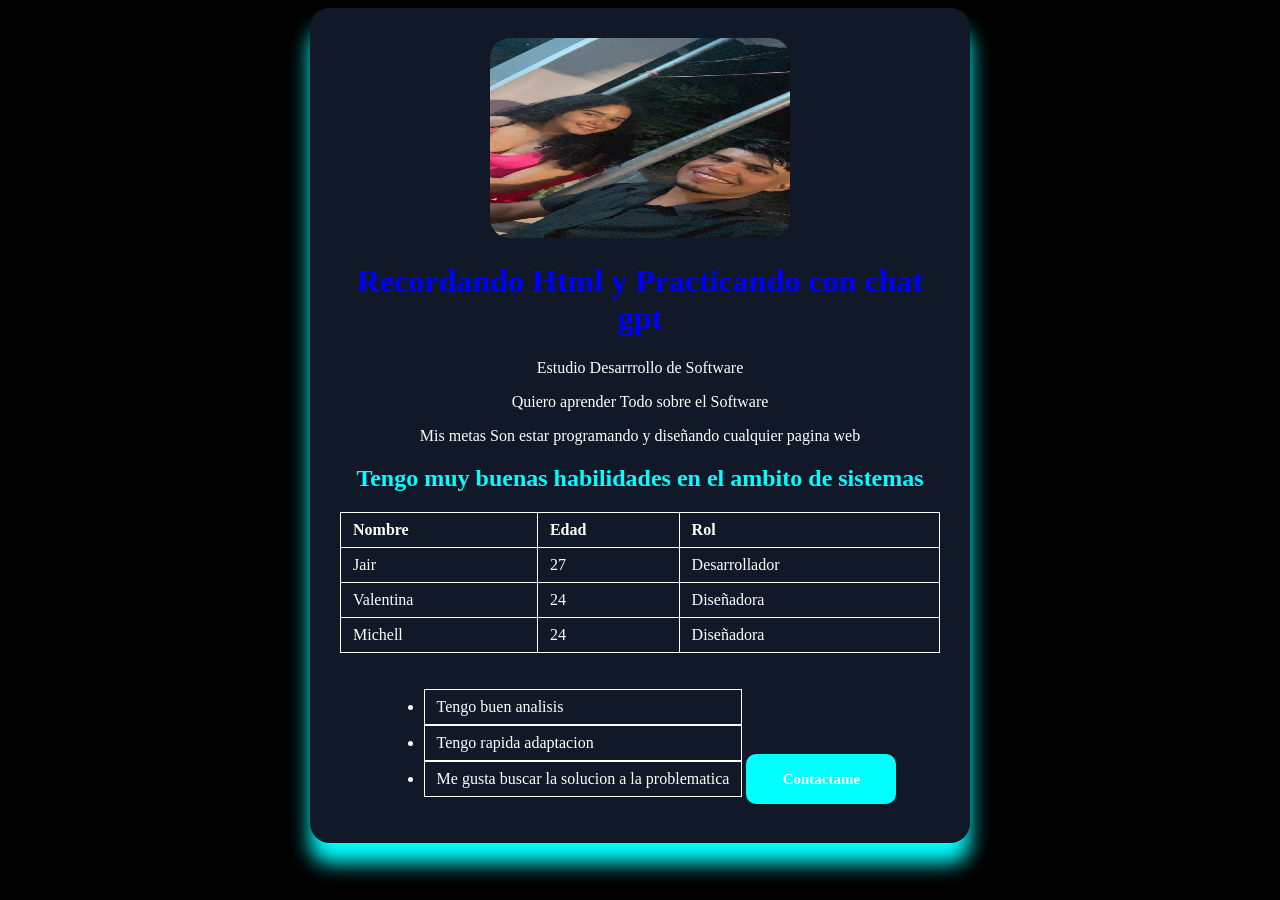
<file: Index.html>
<!DOCTYPE html>
    <html>
    <head>
    <meta charset="UTF-8">

        <title>Recordando Html</title>
        <style> 
            body{
                display:flex;
                justify-content: center;
                align-items: center;
                flex-direction: column; 
                background-color: black;
                color: white;
                font-family:Georgia, 'Times New Roman', Times, serif;
            }
            button{
                    background-color: aqua;
                    color: white;
                    padding: 10px;
                    font-size: 15px;
                    font-family: Georgia, 'Times New Roman', Times, serif;
                    font-weight: bold;
                    width: 150px;
                    height: 50px;
                    border: none;
                    border-radius: 10px;
                    transition: 0.5s;

                }   
                button:hover{
                    background-color: black;
                    color: aqua;
                    cursor: pointer;
                    transform: scale(1.03);
                }
                .tarjeta{
                transition: 0.5s;
                background-color: #111827;
                padding: 30px;
                border-radius: 20px;
                width: 600px;
                box-shadow: 0 20px 20px aqua;
                text-align: center;
                }
                .tarjeta:hover{

        transform: none;

    }
                ul{
                display: inline-block;
                text-align: left;
            }
            table{
                width: 100%;
                border-collapse: collapse;
                margin: 20px 0;
                color: white;
            }
            th, td{
                border: 1px solid white;
                padding: 8px 12px;
                text-align: left;
            }
            li{
                border: 1px solid white;
                padding: 8px 12px;
                text-align: left;
            }
        </style>
    </head>
    <body>
        <div class="tarjeta">
            <img src="fondo.jpg" alt="Imagen de fondo" style="width: 300px; height: 200px; border-radius: 20px;">
        <h1 style="color: blue;">Recordando Html y Practicando con chat gpt </h1>
        <p> Estudio Desarrrollo de Software</p>
        <p>Quiero aprender Todo sobre el Software</p>
        <p> Mis metas Son estar programando y diseñando cualquier pagina web</p>
        <h2 style="color: aqua;"> Tengo muy buenas habilidades en el ambito de sistemas</h2>
        <table>

    <tr>
        <th>Nombre</th>
        <th>Edad</th>
        <th>Rol</th>
    </tr>

    <tr>
        <td>Jair</td>
        <td>27</td>
        <td>Desarrollador</td>
    </tr>

    <tr>
        <td>Valentina</td>
        <td>24</td>
        <td>Diseñadora</td>
    </tr>
    <tr>
        <td>Michell</td>
        <td>24</td>
        <td>Diseñadora</td>
    </tr>

</table>
        <ul>
            <li> Tengo buen analisis</li>
            <li> Tengo rapida adaptacion</li>
            <li> Me gusta buscar la solucion a la problematica</li>
        </ul>
        <button> Contactame</button>
    
    </div>
    </body>
    </html>
</file>
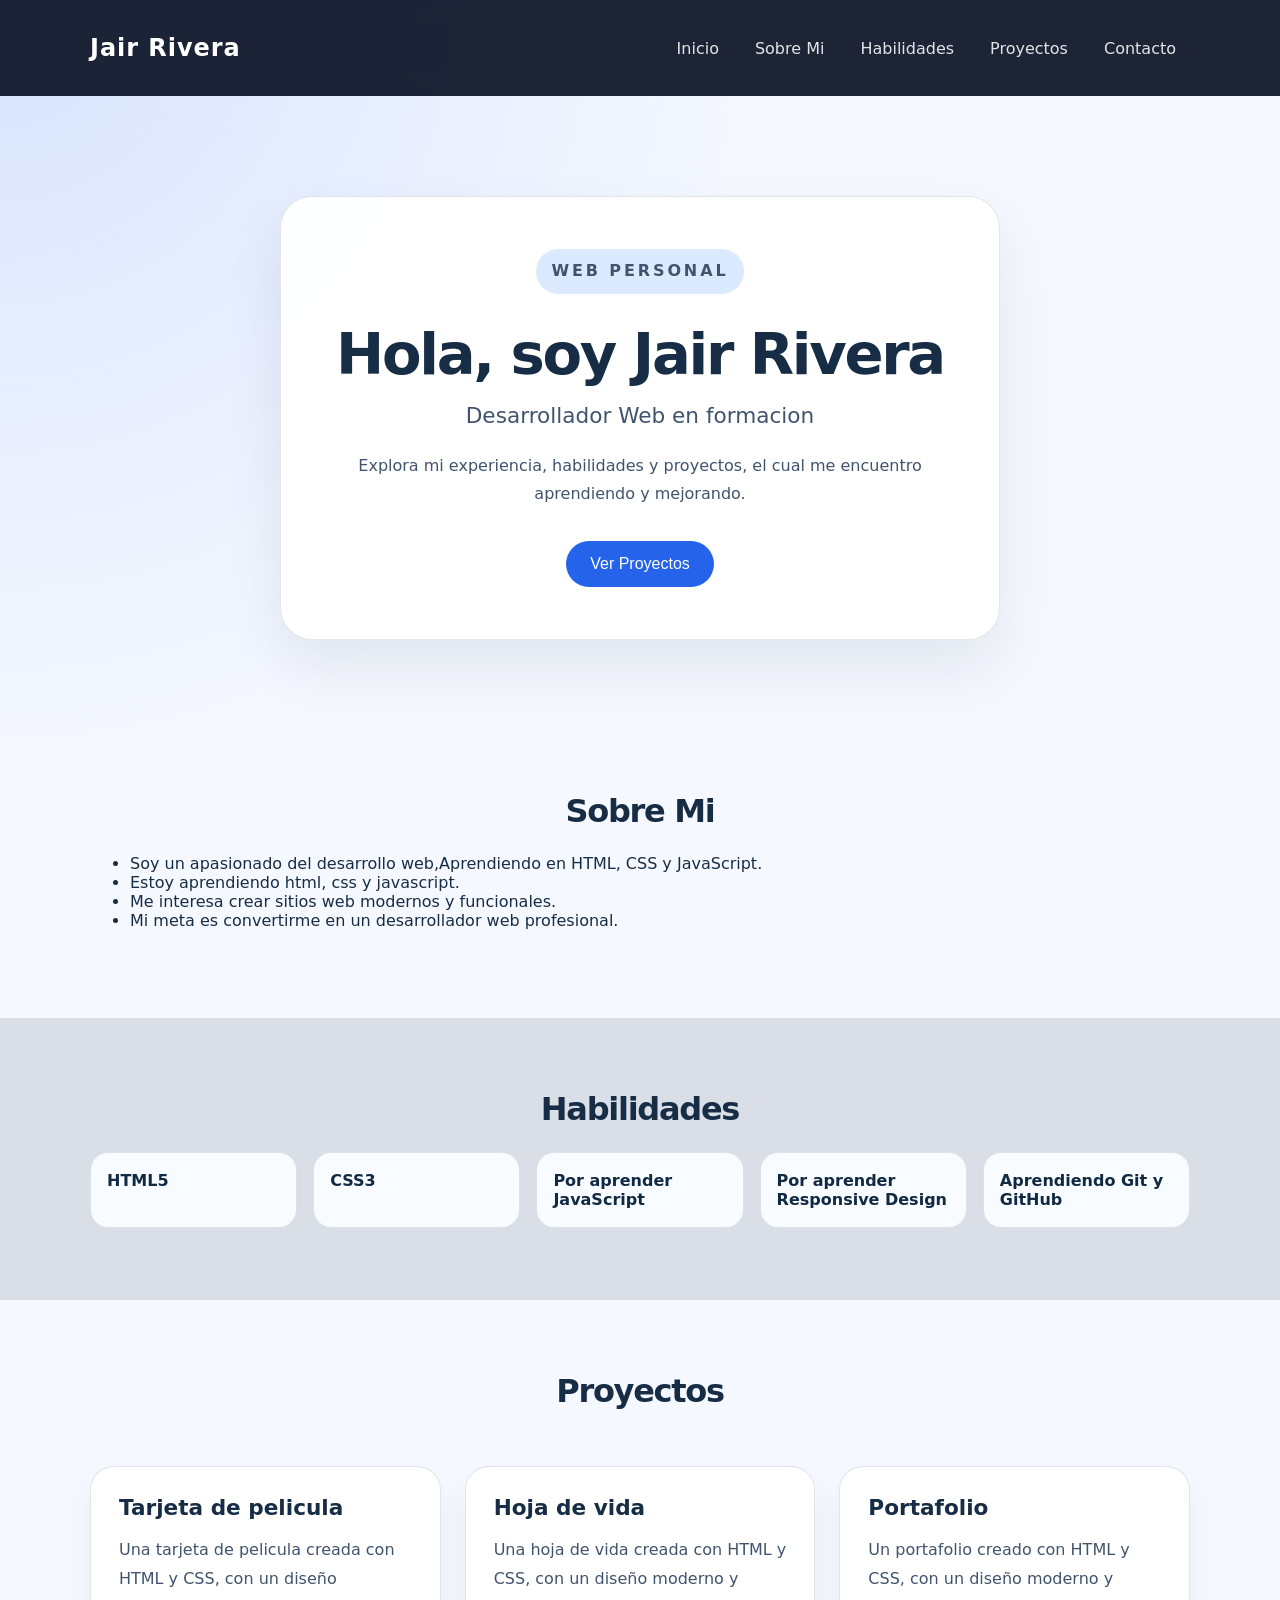
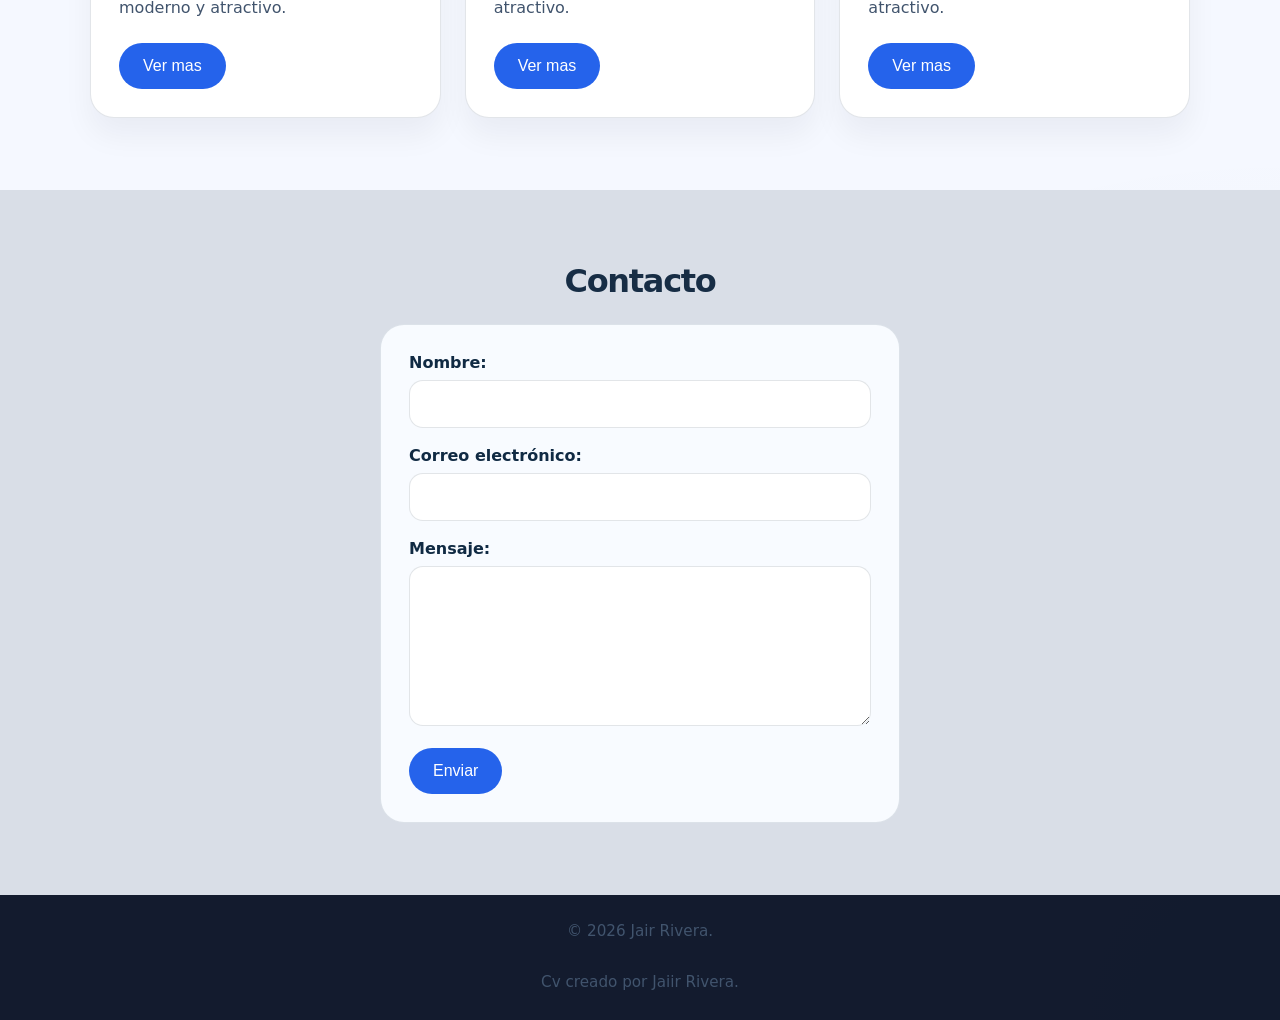
<file: Mi primera pagina web/index.html>
<!DOCTYPE html>
<html lang="ES">
<head>
    <meta charset="UTF-8">
    <meta name="viewport" content="width=device-width, initial-scale=1.0">
    <title>Cv WEB JAIR RIVERA</title>
    <link rel="stylesheet" href="style.css">
</head>
<body>
    <!-- Header -->
    <header class="site-header">
        <div class="container header-content">
        <h1 class="logo">Jair Rivera</h1>
        <nav class="navbar">
            
                <a href="#Inicio">Inicio</a>
                <a href="#Sobre mi">Sobre Mi</a>
                <a href="#habilidades">Habilidades</a>
                <a href="#proyectos">Proyectos</a>
                <a href="#contacto">Contacto</a>
        </nav>
        </div>
    </header>
<main>
    <!-- Hero -->
    <section id="Inicio" class="hero">
        <div class="hero-content  ">
            <p class="tag">Web Personal</p>
            <h2>Hola, soy Jair Rivera</h2>
            <h3>Desarrollador Web en formacion</h3>
            <p>Explora mi experiencia, habilidades y proyectos, el cual me encuentro 
                aprendiendo y mejorando.</p>
            <a href="#proyectos"> 
                <button class="button">Ver Proyectos</button>
            </a>
            
        </div>
    </section>
    </main>

<!-- Sobre mi -->
    <section id="Sobre mi" class="sobremi">
        <div class="container">
            <h2>Sobre Mi</h2>
            <ul>
            <li>Soy un apasionado del desarrollo web,Aprendiendo en HTML, CSS y JavaScript.</li>
            <li>Estoy aprendiendo html, css y javascript.</li>
            <li>Me interesa crear sitios web modernos y funcionales.</li>
            <li>Mi meta es convertirme en un desarrollador web profesional.</li>
            </ul>
        </div>
    </section>

    <!-- Habilidades -->
    <section id="habilidades" class="habilidades">
        <div class="container">
            <h2>Habilidades</h2>
            <ul>
                <li>HTML5</li>
                <li>CSS3</li>
                <li> Por aprender JavaScript</li>
                <li>Por aprender Responsive Design</li>
                <li> Aprendiendo Git y GitHub</li>
            </ul>
        </div>
    </section>

    <!-- Proyectos -->
    <section id="proyectos" class="proyectos">
        <div class="container">
            <h2>Proyectos</h2>

            <div class="projects-grid">
                <!-- Primer proyecto -->
                <div class="project-item">
                    <article class="project-card">
                        <h3>Tarjeta de pelicula</h3>
                        <p>Una tarjeta de pelicula creada con HTML y CSS, con un diseño moderno y atractivo.</p>
                        <button class="btn-card">Ver mas</button>
                    </article>
                </div>

                <!-- segundo proyecto -->
                <div class="project-item">
                    <article class="project-card">
                        <h3>Hoja de vida</h3>
                        <p>Una hoja de vida creada con HTML y CSS, con un diseño moderno y atractivo.</p>
                        <button class="btn-card">Ver mas</button>
                    </article>
                </div>

                <!-- tercer proyecto -->
                <div class="project-item">
                    <article class="project-card">
                        <h3>Portafolio</h3>
                        <p>Un portafolio creado con HTML y CSS, con un diseño moderno y atractivo.</p>
                        <button class="btn-card">Ver mas</button>
                    </article>
                </div>
            </div>
        </div>

    </section>
    <section id="contacto" class="contact">
        <div class="container">
            <h2>Contacto</h2>
            <form action="">
                <label for="name">Nombre:</label>
                <input type="text" id="name" name="name" required>
                <label for="email">Correo electrónico:</label>
                <input type="email" id="email" name="email" required>
                <label for="message">Mensaje:</label>
                <textarea id="message" name="message" rows="5" required></textarea>
                <button type="submit" class="button-form">Enviar</button>
                </form>
        </div>
    </section>
    <!-- Footer -->
    <section class="footer">
        <div class="container">
            <p>&copy; 2026 Jair Rivera.<br><br> Cv creado por Jaiir Rivera.</p>
            
        </div>
    </section>
</body>
</html>
</file>
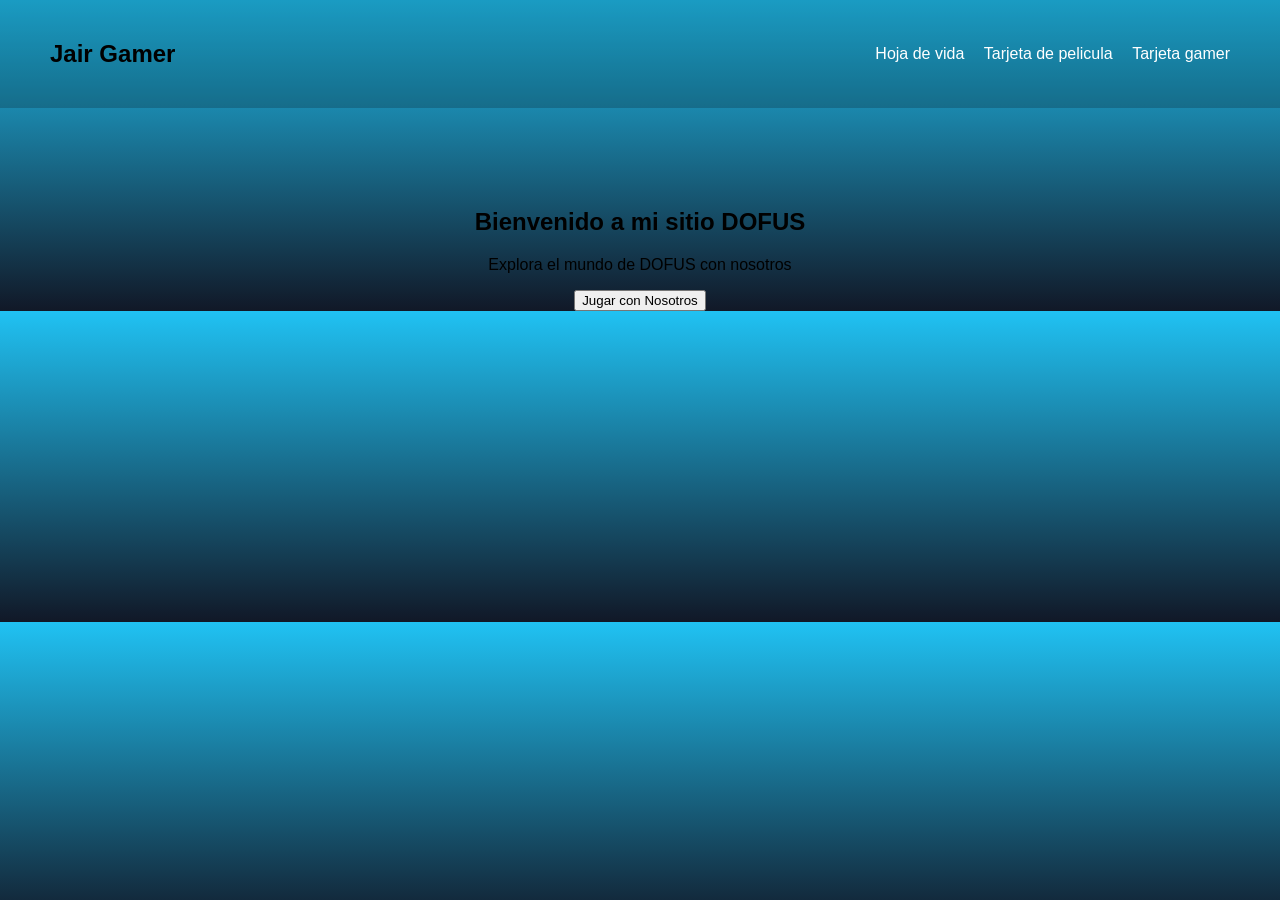
<file: Ejercicio1.html>
<!DOCTYPE html>
<html lang="en">
<head>
    <meta charset="UTF-8">
    <meta name="viewport" content="width=device-width, initial-scale=1.0">
    <title>Practicando</title>
    <style>
        body{
    font-family: Arial, sans-serif;
    text-align: center;
    background: linear-gradient(to bottom, #20c2f3, #111827);
    margin: 0;
    }
    nav{
    display:flex;
    justify-content:space-between;
    align-items:center;
    padding: 20px 50px;
    background-color: rgba(0,0,0,0.2);
    }
    a{ 
    color: white; 
    text-decoration: none;
    margin-left: 15px;
    }
    .hero{
        text-align: center;
        margin-top: 100px;
    }
    </style>
</head>
<body>
    <nav>
        <h2>Jair Gamer</h2>
        <div>
            <a href="hojadevida.html">Hoja de vida</a>
            <a href="tarjetapel.html">Tarjeta de pelicula</a>
            <a href="tarjetagamer.html">Tarjeta gamer</a>
        </div>
    </nav>
    <section class="hero">
        <h1>Bienvenido a mi sitio DOFUS</h1>
        <p>Explora el mundo de DOFUS con nosotros</p>
        <button>Jugar con Nosotros</button>
    </section>
    
</body>
</html>
</file>
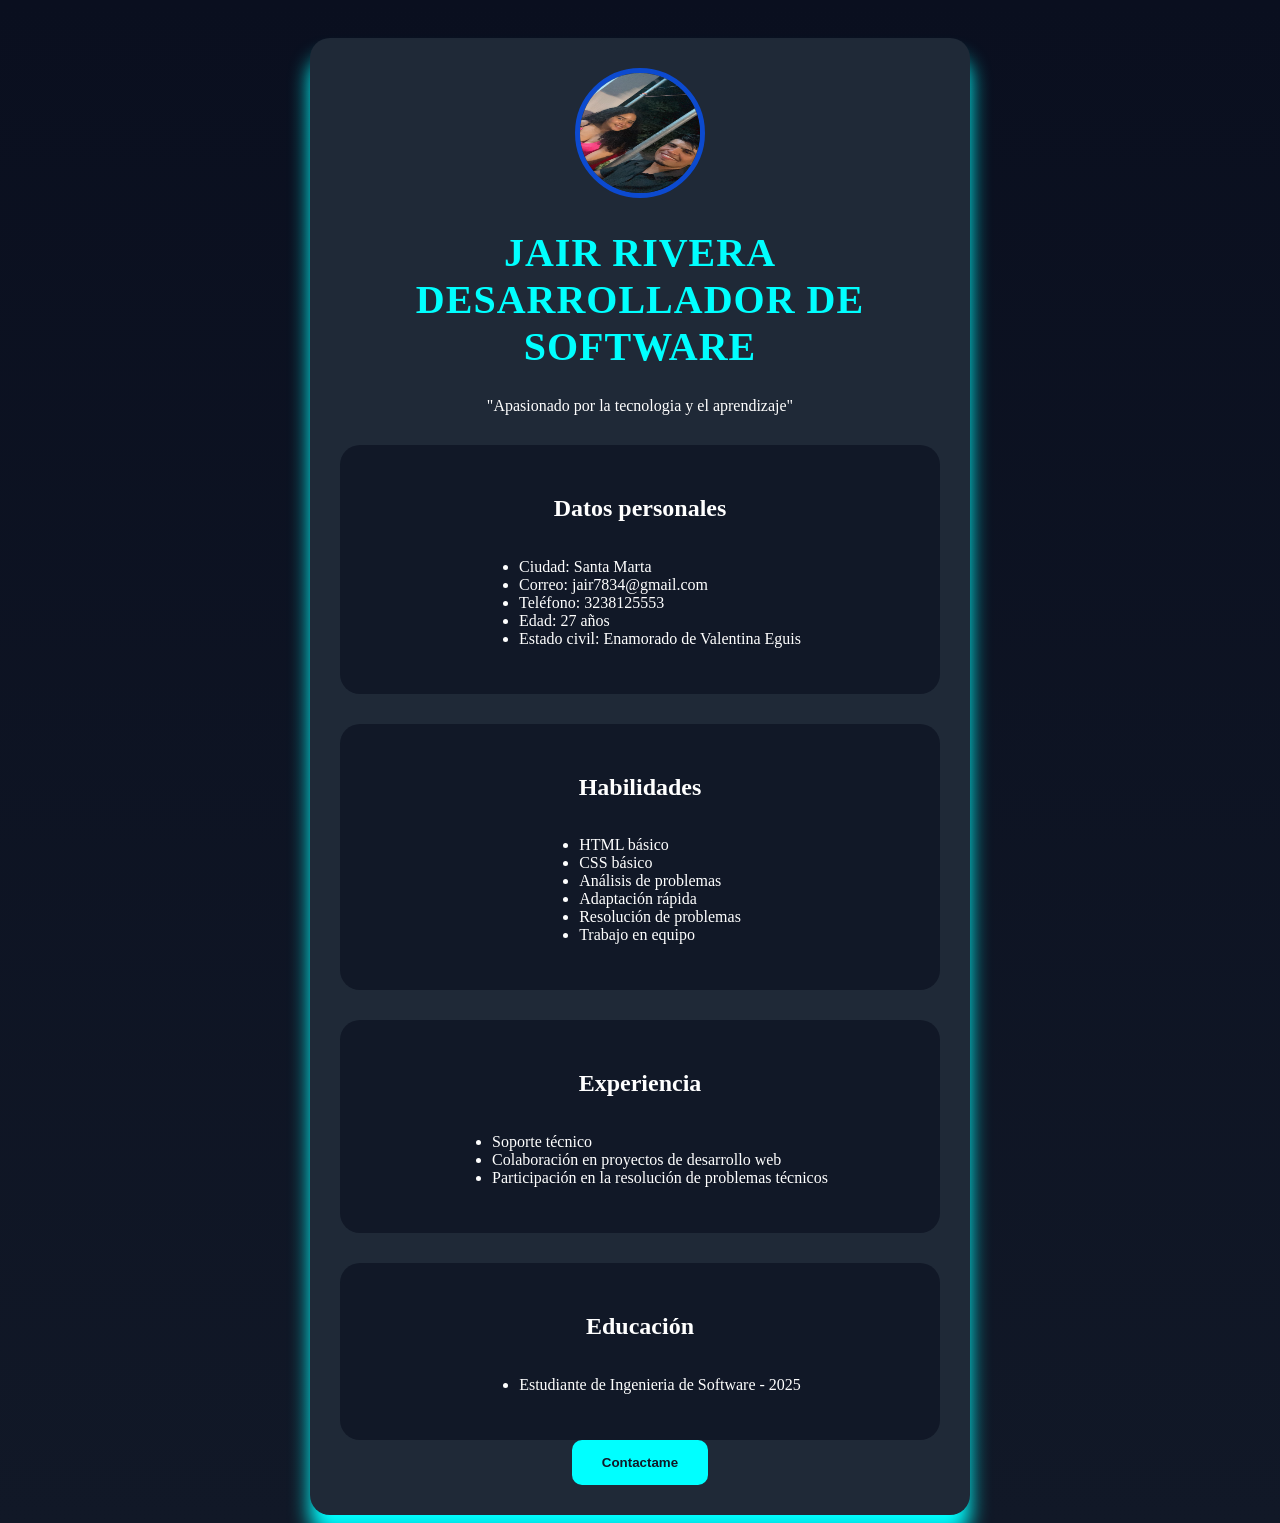
<file: hojadevida.html>
<!DOCTYPE html>
<html lang="en">
<head>
    <meta charset="UTF-8">
    <meta name="viewport" content="width=device-width, initial-scale=1.0">
    <title>Hoja de vida Jair</title>
<style>
    body{
        display:flex;
        justify-content: center;
        align-items: center;
        flex-direction: column; 
        background: linear-gradient(to bottom, #0A0F1F, #111827);
        color: white;
        font-family:Georgia, 'Times New Roman', Times, serif;
    }   
    p{
    margin-top: 20px;
}
h1{

    color: aqua;
    font-size: 40px;
    letter-spacing: 1px;
    text-transform: uppercase;
}
h2{
    margin-top: 20px;
}
.seccion{
    background-color: #111827;
    padding: 30px;
    border-radius: 20px;
    margin-top: 30px;
    transition: 0.3s;
}
    .tarjeta{
        transition: 0.5s;
        background-color: #1f2937;
        padding: 30px;
        border-radius: 20px;
        width: 600px;
        box-shadow: 0 20px 20px aqua;
        text-align: center;
        margin-top: 30px;
    }
    img{
    width: 120px;
    height: 120px;
    border-radius: 50%;
    border: 5px solid #0c4acf;
}
ul{
    display: inline-block;
    text-align: left;
}
.seccion:hover{
    transform: scale(1.05);
    box-shadow: 0 20px 20px aqua;
    cursor: pointer;
}
button{
    background-color: aqua;
    color: #111827;
    padding: 15px 30px;
    border: none;
    border-radius: 10px;
    font-weight: bold;
    cursor: pointer;
    transition: 0.3s;
}

button:hover{
    background-color: white;
    transform: scale(1.05);
}
</style>

</head>
<body>
    <div class="tarjeta">  
    <img src="fondo.jpg" alt="foto de perfil">

    <h1>Jair Rivera
    Desarrollador de Software
    </h1>
    <p> "Apasionado por la tecnologia y el aprendizaje" </p> 
    <div class="seccion">
<h2>Datos personales</h2>   
    <ul>
        <li>Ciudad: Santa Marta</li>
        <li>Correo: jair7834@gmail.com</li>
        <li>Teléfono: 3238125553</li>
        <li>Edad: 27 años</li>
        <li>Estado civil: Enamorado de Valentina Eguis</li>
    </ul>
</div>
<div class="seccion">
    <h2>Habilidades</h2>
    <ul>
        <li>HTML básico</li>
        <li>CSS básico</li>
        <li>Análisis de problemas</li>
        <li>Adaptación rápida</li>
        <li>Resolución de problemas</li>
        <li>Trabajo en equipo</li>
    </ul>
</div>
    <div class="seccion">
     <h2>Experiencia</h2>
    <ul>
        <li>Soporte técnico</li>
        <li>Colaboración en proyectos de desarrollo web</li>
        <li>Participación en la resolución de problemas técnicos</li>
    </ul>   
    </div>
    <div class="seccion">
    <h2>Educación</h2>
    <ul>
        <li>Estudiante de Ingenieria de Software - 2025</li>
    </ul>
    </div>
    
    <a href="https://www.facebook.com/Jaiir.Rivera/" target="_blank">
        <button>Contactame</button>
    </a>
 </div>
    
</body>
</html>
</file>
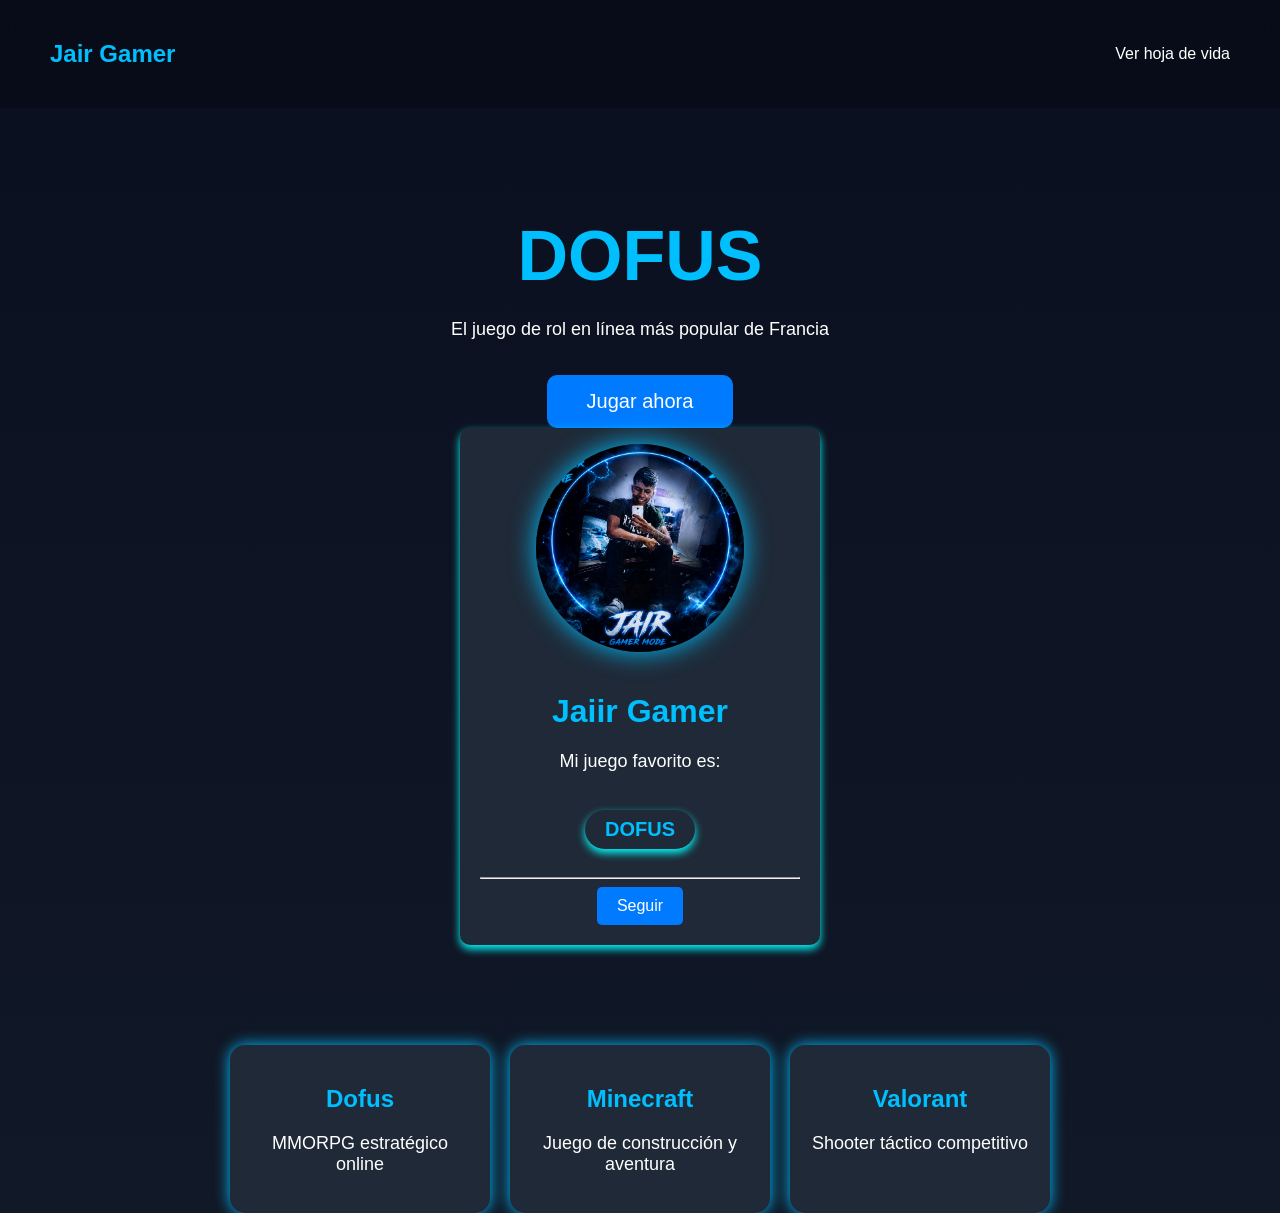
<file: tarjetagamer.html>
<!DOCTYPE html>
<html lang="en">
<head>
    <meta charset="UTF-8">
    <meta name="viewport" content="width=device-width, initial-scale=1.0">
    <title>Tarjeta Gamer</title>
    <style>
        body{
    font-family: Arial, sans-serif;
    text-align: center;
    background: linear-gradient(to bottom, #0A0F1F, #111827);
    margin: 0;
    color: white;
}

.contenedor{
    display: flex;
    justify-content: space-around;
    align-items: center;
    padding: 50px;
}
        nav{
    display:flex;
    justify-content: space-between;
    align-items:center;
    padding: 20px 50px;
    background-color: rgba(0,0,0,0.2);
    backdrop-filter: blur(10px);
}   
nav a{

    color: white;
    text-decoration: none;
    margin-left: 20px;

}
.btn-principal{

    padding: 15px 40px;
    font-size: 20px;
    border-radius: 10px;

}
        img {
            border-radius: 50%;
            margin-bottom: 20px;
            transform: scale(1.04);
            box-shadow: 0 0 25px #00BFFF;
        }
        h1 {
            color: #00BFFF;
        }
        nav h2 {
            color: #00BFFF;
            }
            a {
                color: #00BFFF; 
                }
        p {
            color: white;
            font-size: 18px;
        }
        .hero{
    max-width: 500px;
}
.hero h1{

    font-size: 70px;
    margin-bottom: 10px;

}
.hero p{

    line-height: 1.7;
    margin-bottom: 30px;

}
        .juego {
            color: #00BFFF;
            font-size: 20px;
            box-shadow: 0 4px 8px aqua;
            font-weight: bold;
            border-radius: 50px;
            transition: 0.3s;
            padding: 8px 20px;
            display: inline-block;
        }
        button {
            background-color: #007BFF;
            color: white;
            border: none;
            padding: 10px 20px;
            font-size: 16px;
            cursor: pointer;
            border-radius: 5px;
            transition: 0.3s;
        }
        button:hover {
            background-color: #0056b3;
            transform: scale(1.08);
        }
        .tarjeta {
            background-color: #1f2937;;
            padding: 20px;
            border-radius: 10px;
            box-shadow: 0 4px 8px aqua;
            display: inline-block;
            transition: 0.3s;
            width: 320px;
            
        }
        .tarjeta:hover {
            transform: translateY(-10px);
            box-shadow: 0 8px 16px aqua;
        }
        @media (max-width: 768px){

}
.contenedor{

    flex-direction: column;

}
.games{

    display: flex;
    justify-content: center;
    gap: 20px;
    margin-top: 50px;
    flex-wrap: wrap;

}

.game-card{

    background-color: #1f2937;
    padding: 20px;
    width: 220px;
    border-radius: 15px;
    box-shadow: 0 0 15px #00BFFF;
    transition: 0.3s;

}

.game-card:hover{

    transform: translateY(-10px);

}

.game-card h2{

    color: #00BFFF;

} 
@media(max-width: 768px){

    .contenedor{

        flex-direction: column;
        gap: 40px;

    }

    .games{

        flex-direction: column;
        align-items: center;

    }

    .hero h1{

        font-size: 50px;

    }

}
    </style>
</head>
<body>

    <nav>
        <h2>Jair Gamer</h2>
        <a href="hojadevida.html" target="_blank">Ver hoja de vida</a>
    </nav>

    <div class="contenedor">

    <section class="hero">
        <h1>DOFUS</h1>
        <p>El juego de rol en línea más popular de Francia</p>
        <button class="btn-principal">Jugar ahora</button>
    </section>

    <div class="tarjeta">
        <img src="jair.png" alt="Foto de perfil de Jair" width="200">
        <h1>Jaiir Gamer</h1>
        <p>Mi juego favorito es:</p>
        <p class="juego">DOFUS</p>
        <hr>
        <button>Seguir</button>
    </div>

</div>

<section class="games">
    <div class="game-card">
        <h2>Dofus</h2>
        <p>MMORPG estratégico online</p>
    </div>

    <div class="game-card">
        <h2>Minecraft</h2>
        <p>Juego de construcción y aventura</p>
    </div>

    <div class="game-card">
        <h2>Valorant</h2>
        <p>Shooter táctico competitivo</p>
    </div>
</section>

    </div>

</body>
</html>
</file>
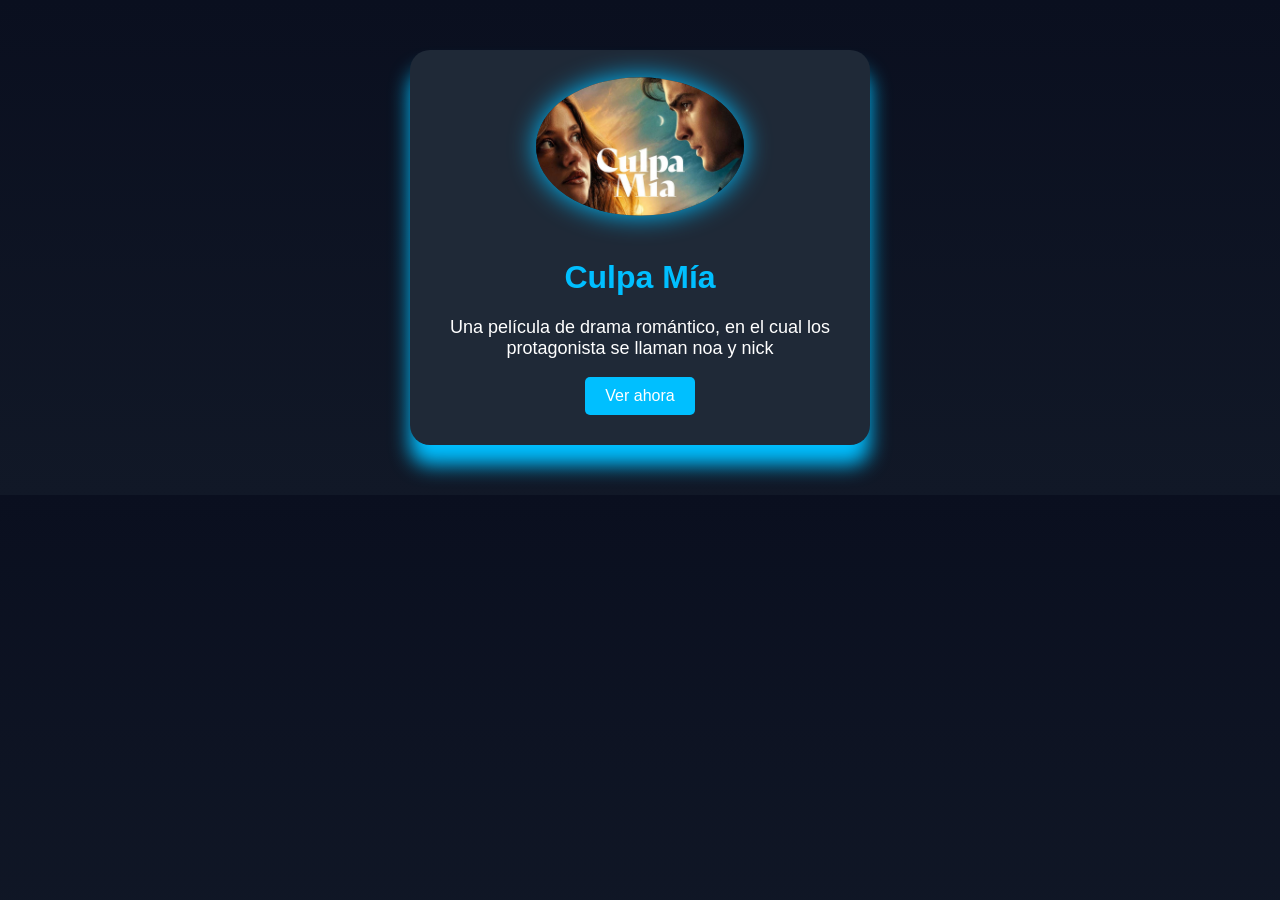
<file: tarjetapel.html>
<!DOCTYPE html>
<html lang="en">
<head>
    <meta charset="UTF-8">
    <meta name="viewport" content="width=device-width, initial-scale=1.0">
    <title>Tarjeta de pelicula</title>
    <style>
        body{
    font-family: Arial, sans-serif;
    text-align: center;
    background: linear-gradient(to bottom, #0A0F1F, #111827);
    margin: 0;
        }
        h1{
            color: #00BFFF;
        }
        img {
            border-radius: 50%;
            margin-bottom: 20px;
            transform: scale(1.04);
            box-shadow: 0 0 25px #00BFFF;
            width: 200px;
        }
        p {
            color: white;
            font-size: 18px;
        }
        .tarjeta {
            background-color: #1f2937;
            padding: 30px;
            border-radius: 20px;
            width: 400px;
            margin: 50px auto;
            box-shadow: 0 20px 20px #00BFFF;
            transition: 0.3s;
        }
        .tarjeta:hover {
            transform: translateY(-10px);
            box-shadow: 0 8px 16px #00BFFF;
        }
        button {
            padding: 10px 20px;
            font-size: 16px;
            color: white;
            background-color: #00BFFF;
            border: none;
            border-radius: 5px;
            cursor: pointer;
            transition: 0.3s;
        }
        button:hover {
            background-color: #00A0E0;
            transform: scale(1.03);
        }
    </style>
</head>
<body>
    <div class="tarjeta">
        <img src="culpamia.jpg" alt="foto de perfil">
        <h1>Culpa Mía</h1>
        <p>Una película de drama romántico, en el cual los protagonista se llaman noa y nick</p>
        
        <a href="https://www.primevideo.com/-/es/detail/0S0OIMOTSETYIWA2EVTWWH7JR9" target="_blank">
            <button>Ver ahora</button>
        </a>
    </div>
</body>
</html>
</file>
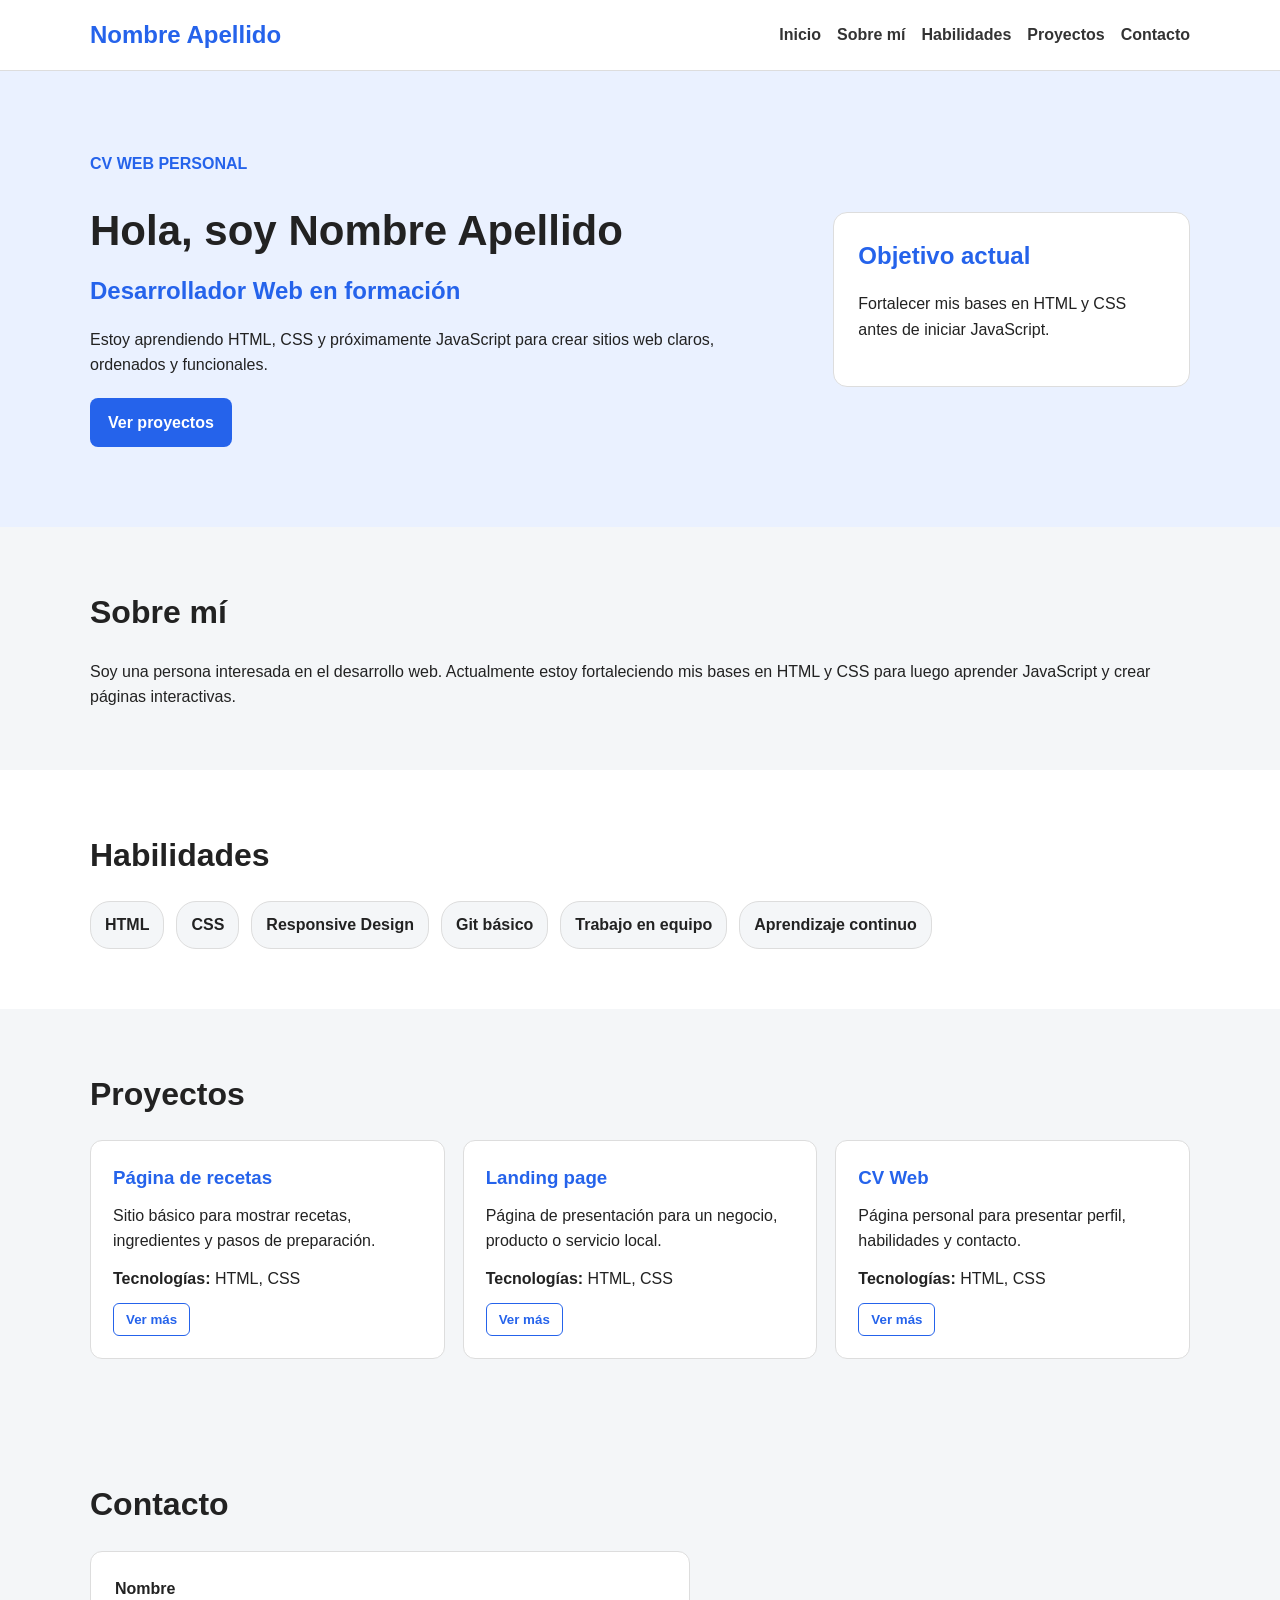
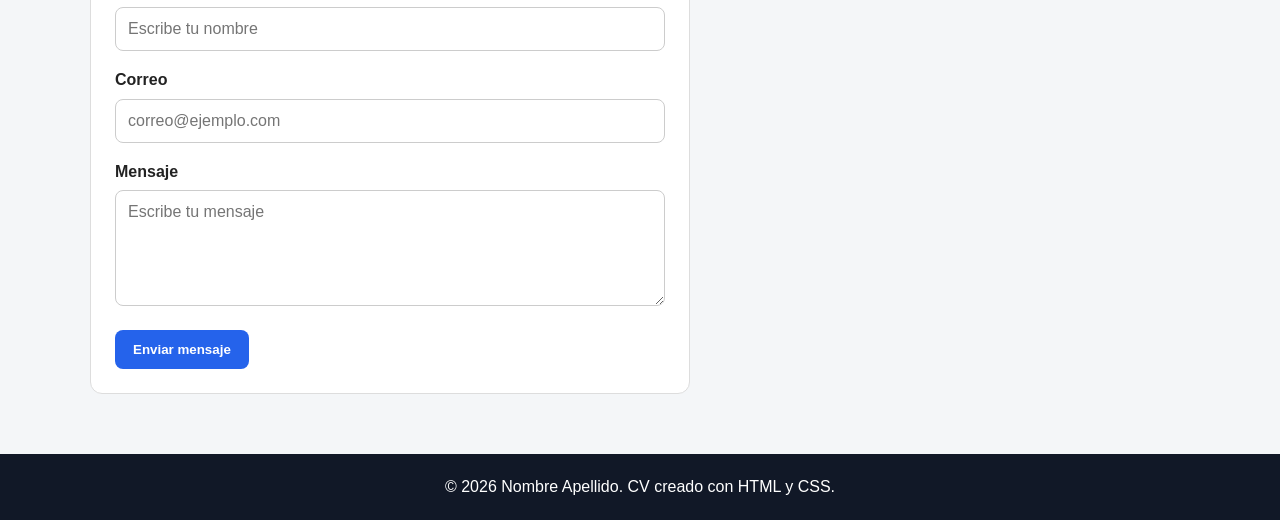
<file: Mi primera pagina web/index2.html>
<!DOCTYPE html>

<html lang="es">

<head>

    <meta charset="UTF-8">

    <meta name="viewport" content="width=device-width, initial-scale=1.0">

    <title>CV Web | Nombre Apellido</title>

    <link rel="stylesheet" href="styles.css">

</head>

<body>

 

    <header class="site-header">

        <div class="container header-content">

            <h1 class="logo">Nombre Apellido</h1>

 

            <nav class="main-nav">

                <a href="#inicio">Inicio</a>

                <a href="#sobre-mi">Sobre mí</a>

                <a href="#habilidades">Habilidades</a>

                <a href="#proyectos">Proyectos</a>

                <a href="#contacto">Contacto</a>

            </nav>

        </div>

    </header>

 

    <main>

        <section id="inicio" class="hero">

            <div class="container hero-content">

                <div class="hero-text">

                    <p class="tag">CV Web Personal</p>

                    <h2>Hola, soy Nombre Apellido</h2>

                    <h3>Desarrollador Web en formación</h3>

                    <p>

                        Estoy aprendiendo HTML, CSS y próximamente JavaScript para crear

                        sitios web claros, ordenados y funcionales.

                    </p>

                    <a href="#proyectos" class="btn">Ver proyectos</a>

                </div>

 

                <div class="hero-card">

                    <h3>Objetivo actual</h3>

                    <p>Fortalecer mis bases en HTML y CSS antes de iniciar JavaScript.</p>

                </div>

            </div>

        </section>

 

        <section id="sobre-mi" class="section">

            <div class="container">

                <h2>Sobre mí</h2>

                <p>

                    Soy una persona interesada en el desarrollo web. Actualmente estoy

                    fortaleciendo mis bases en HTML y CSS para luego aprender JavaScript

                    y crear páginas interactivas.

                </p>

            </div>

        </section>

 

        <section id="habilidades" class="section section-light">

            <div class="container">

                <h2>Habilidades</h2>

 

                <div class="skills-list">

                    <span>HTML</span>

                    <span>CSS</span>

                    <span>Responsive Design</span>

                    <span>Git básico</span>

                    <span>Trabajo en equipo</span>

                    <span>Aprendizaje continuo</span>

                </div>

            </div>

        </section>

 

        <section id="proyectos" class="section">

            <div class="container">

                <h2>Proyectos</h2>

 

                <div class="projects-grid">

                    <article class="project-card">

                        <h3>Página de recetas</h3>

                        <p>

                            Sitio básico para mostrar recetas, ingredientes y pasos

                            de preparación.

                        </p>

                        <p><strong>Tecnologías:</strong> HTML, CSS</p>

                        <button class="btn-card">Ver más</button>

                    </article>

 

                    <article class="project-card">

                        <h3>Landing page</h3>

                        <p>

                            Página de presentación para un negocio, producto o servicio local.

                        </p>

                        <p><strong>Tecnologías:</strong> HTML, CSS</p>

                        <button class="btn-card">Ver más</button>

                    </article>

 

                    <article class="project-card">

                        <h3>CV Web</h3>

                        <p>

                            Página personal para presentar perfil, habilidades y contacto.

                        </p>

                        <p><strong>Tecnologías:</strong> HTML, CSS</p>

                        <button class="btn-card">Ver más</button>

                    </article>

                </div>

            </div>

        </section>

 

        <section id="contacto" class="section contact-section">

            <div class="container">

                <h2>Contacto</h2>

 

                <form class="contact-form">

                    <div class="form-group">

                        <label for="nombre">Nombre</label>

                        <input type="text" id="nombre" name="nombre" placeholder="Escribe tu nombre">

                    </div>

 

                    <div class="form-group">

                        <label for="correo">Correo</label>

                        <input type="email" id="correo" name="correo" placeholder="correo@ejemplo.com">

                    </div>

 

                    <div class="form-group">

                        <label for="mensaje">Mensaje</label>

                        <textarea id="mensaje" name="mensaje" rows="5" placeholder="Escribe tu mensaje"></textarea>

                    </div>

 

                    <button type="submit" class="btn">Enviar mensaje</button>

                </form>

            </div>

        </section>

    </main>

 

    <footer class="site-footer">

        <p>© 2026 Nombre Apellido. CV creado con HTML y CSS.</p>

    </footer>

 

</body>

</html>
</file>
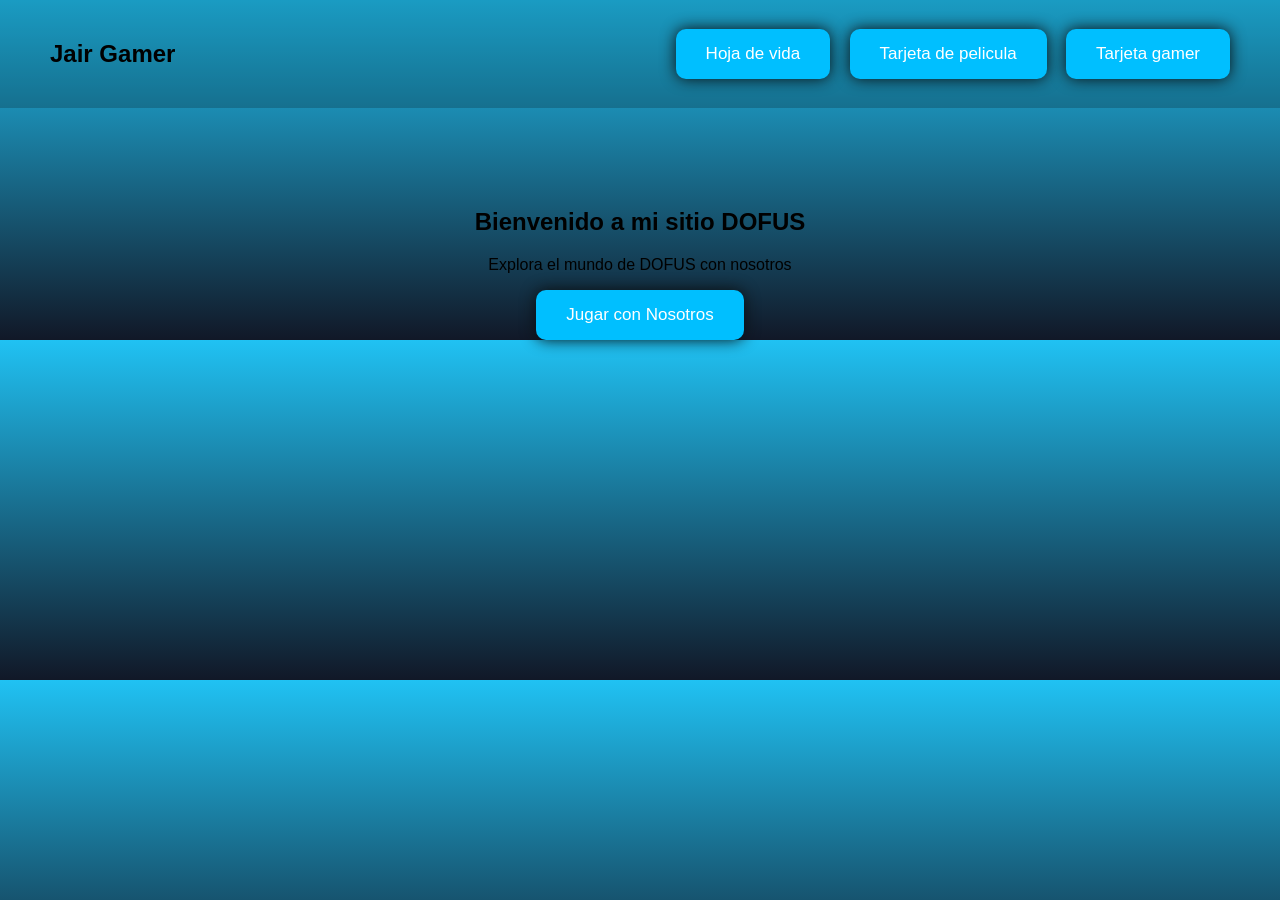
<file: PROYECTOS/Ejercicio1.html>
<!DOCTYPE html>
<html lang="en">
<head>
    <meta charset="UTF-8">
    <meta name="viewport" content="width=device-width, initial-scale=1.0">
    <title>Practicando</title>
    <style>
        body{
    font-family: Arial, sans-serif;
    text-align: center;
    background: linear-gradient(to bottom, #20c2f3, #111827);
    margin: 0;
    }
    nav{
    display:flex;
    justify-content:space-between;
    align-items:center;
    padding: 20px 50px;
    background-color: rgba(0,0,0,0.2);
    }
    a{ 
    color: white; 
    text-decoration: none;
    margin-left: 15px;
    }
    .hero{
        text-align: center;
        margin-top: 100px;
    }
    button{

    background:#00BFFF;
    color:white;
    border:none;
    box-shadow: 0 0 15px #0a0f11;
    padding:15px 30px;
    font-size: 17px;
    border-radius:10px;
    cursor:pointer;
    transition:0.3s;

}
button:hover{
    background:#00A0E0;
    transform:scale(1.05);
}
    </style>
</head>
<body>
    <nav>
        <h2>Jair Gamer</h2>
        <div>
            <a href="hojadevida.html" target="_blank">
                <button>Hoja de vida</button>
            </a>
            <a href="tarjetapel.html" target="_blank"><button>Tarjeta de pelicula</button></a>
            <a href="tarjetagamer.html" target="_blank"><button>Tarjeta gamer</button></a>
        </div>
    </nav>
    <section class="hero">
        <h1>Bienvenido a mi sitio DOFUS</h1>
        <p>Explora el mundo de DOFUS con nosotros</p>
        <button>Jugar con Nosotros</button>
    </section>
    
</body>
</html>
</file>
<file: Mi primera pagina web/style.css>
:root {
    --bg: #f5f8ff;
    --surface: #ffffff;
    --surface-strong: #102a43;
    --text: #172d45;
    --muted: #41546d;
    --accent: #2563eb;
    --accent-soft: #dbeafe;
    --border: rgba(23, 43, 77, 0.12);
}

* {
    box-sizing: border-box;
}

body {
    margin: 0;
    padding: 0;
    font-family: "Inter", system-ui, -apple-system, BlinkMacSystemFont, "Segoe UI", sans-serif;
    background: radial-gradient(circle at top left, rgba(37, 99, 235, 0.14), transparent 26%),
                radial-gradient(circle at bottom right, rgba(16, 42, 67, 0.08), transparent 30%),
                var(--bg);
    color: var(--text);
}

.container {
    width: min(1100px, calc(100% - 40px));
    margin: 0 auto;
}

.site-header {
    position: sticky;
    top: 0;
    z-index: 10;
    background: rgba(15, 23, 42, 0.94);
    backdrop-filter: blur(12px);
}

.header-content {
    display: flex;
    justify-content: space-between;
    align-items: center;
    gap: 1rem;
    padding: 18px 0;
}

.logo {
    color: #ffffff;
    font-size: 1.5rem;
    font-weight: 700;
    letter-spacing: 0.04em;
}

nav {
    display: flex;
    flex-wrap: wrap;
    gap: 0.5rem;
}

nav a {
    color: rgba(255, 255, 255, 0.88);
    text-decoration: none;
    padding: 10px 14px;
    border-radius: 999px;
    transition: transform 0.25s ease, background-color 0.25s ease;
}

nav a:hover,
nav a:focus-visible {
    background-color: rgba(255, 255, 255, 0.14);
    transform: translateY(-1px);
}

.hero {
    padding: 100px 0 80px;
    text-align: center;
}

.hero-content {
    max-width: 720px;
    margin: 0 auto;
    padding: 52px 38px;
    background: rgba(255, 255, 255, 0.96);
    border: 1px solid var(--border);
    border-radius: 32px;
    box-shadow: 0 28px 60px rgba(15, 23, 42, 0.08);
}

.tag {
    display: inline-flex;
    align-items: center;
    justify-content: center;
    padding: 8px 16px;
    border-radius: 999px;
    background: var(--accent-soft);
    color: var(--accent);
    text-transform: uppercase;
    letter-spacing: 0.18em;
    font-weight: 700;
    font-size: 0.8rem;
    margin-bottom: 1.25rem;
}

.hero h2 {
    margin: 0;
    font-size: clamp(2.4rem, 5vw, 3.6rem);
    line-height: 1.02;
}

.hero h3 {
    margin: 18px 0 24px;
    color: var(--muted);
    font-size: 1.35rem;
    font-weight: 500;
}

.hero p {
    margin: 0 auto 32px;
    max-width: 680px;
    color: var(--muted);
    line-height: 1.8;
    font-size: 1rem;
}

.button,
.button-form,
.btn-card {
    display: inline-flex;
    align-items: center;
    justify-content: center;
    padding: 14px 24px;
    background: var(--accent);
    color: #ffffff;
    border: none;
    border-radius: 999px;
    cursor: pointer;
    font-size: 1rem;
    transition: transform 0.25s ease, box-shadow 0.25s ease, background-color 0.25s ease;
}

.button:hover,
.button-form:hover,
.btn-card:hover {
    transform: translateY(-1px);
    box-shadow: 0 16px 32px rgba(37, 99, 235, 0.22);
    background: #1d4ed8;
}

section {
    padding: 72px 0;
}

section h2 {
    margin: 0 auto 24px;
    max-width: 680px;
    text-align: center;
    font-size: 2rem;
    letter-spacing: -0.04em;
}

section p {
    color: var(--muted);
    line-height: 1.8;
}

.habilidades,
.contact {
    background-color: #D9DEE7;
}

.sobremi p,
.habilidades p,
.contact p {
    max-width: 720px;
    margin: 0 auto 0.85rem;
}

.habilidades ul {
    list-style: none;
    padding: 0;
    margin: 0;
    display: grid;
    grid-template-columns: repeat(auto-fit, minmax(160px, 1fr));
    gap: 16px;
}

.habilidades li {
    padding: 18px 16px;
    background: #f8fbff;
    border: 1px solid var(--border);
    border-radius: 18px;
    color: var(--surface-strong);
    font-weight: 600;
}

.proyectos .container {
    display: grid;
    gap: 32px;
}

.projects-grid {
    display: grid;
    grid-template-columns: repeat(auto-fit, minmax(260px, 1fr));
    gap: 24px;
}

.project-card {
    background: #ffffff;
    border: 1px solid var(--border);
    border-radius: 24px;
    padding: 28px;
    box-shadow: 0 18px 30px rgba(15, 23, 42, 0.05);
    transition: transform 0.25s ease, box-shadow 0.25s ease;
}

.project-card:hover {
    transform: translateY(-4px);
    box-shadow: 0 26px 40px rgba(15, 23, 42, 0.1);
}

.project-card h3 {
    margin: 0 0 16px;
    font-size: 1.35rem;
}

.project-card p {
    margin: 0 0 20px;
    color: var(--muted);
}

.contact form {
    max-width: 520px;
    margin: 0 auto;
    background: #f8fbff;
    border: 1px solid var(--border);
    border-radius: 24px;
    padding: 28px;
}

form label {
    display: block;
    margin-bottom: 8px;
    color: var(--surface-strong);
    font-weight: 600;
}

form input,
form textarea {
    width: 100%;
    padding: 14px 16px;
    margin-bottom: 18px;
    border: 1px solid rgba(16, 42, 67, 0.12);
    border-radius: 14px;
    background: #ffffff;
    color: var(--surface-strong);
    font-size: 1rem;
}

form textarea {
    min-height: 160px;
    resize: vertical;
}

.footer {
    text-align: center;
    padding: 24px 0;
    background: rgba(15, 23, 42, 0.98);
    color: rgba(255, 255, 255, 0.78);
}

.footer p {
    margin: 0;
    font-size: 0.95rem;
    line-height: 1.7;
}

@media (max-width: 860px) {
    .header-content {
        flex-direction: column;
        align-items: flex-start;
    }
    nav {
        justify-content: center;
        width: 100%;
    }
}

@media (max-width: 680px) {
    .hero-content {
        padding: 34px 22px;
    }
    section {
        padding: 60px 0;
    }
    nav a {
        padding: 9px 12px;
    }
}
</file>
<file: Mi primera pagina web/styles.css>
* {

    margin: 0;

    padding: 0;

    box-sizing: border-box;

}

 

html {

    scroll-behavior: smooth;

}

 

body {

    font-family: Arial, Helvetica, sans-serif;

    background-color: #f4f6f8;

    color: #222;

    line-height: 1.6;

}

 

.container {

    width: 90%;

    max-width: 1100px;

    margin: 0 auto;

}

 

.site-header {

    background-color: #ffffff;

    border-bottom: 1px solid #ddd;

    padding: 16px 0;

    position: sticky;

    top: 0;

    z-index: 10;

}

 

.header-content {

    display: flex;

    justify-content: space-between;

    align-items: center;

    gap: 20px;

}

 

.logo {

    color: #2563eb;

    font-size: 24px;

}

 

.main-nav {

    display: flex;

    gap: 16px;

    flex-wrap: wrap;

}

 

.main-nav a {

    text-decoration: none;

    color: #333;

    font-weight: bold;

}

 

.main-nav a:hover {

    color: #2563eb;

}

 

.hero {

    padding: 80px 0;

    background-color: #eaf1ff;

}

 

.hero-content {

    display: grid;

    grid-template-columns: 2fr 1fr;

    gap: 30px;

    align-items: center;

}

 

.hero h2 {

    font-size: 42px;

    margin-bottom: 8px;

}

 

.hero h3 {

    font-size: 24px;

    color: #2563eb;

    margin-bottom: 16px;

}

 

.hero p {

    max-width: 650px;

    margin-bottom: 20px;

}

 

.hero-card {

    background-color: #ffffff;

    border: 1px solid #ddd;

    border-radius: 14px;

    padding: 24px;

}

 

.tag {

    text-transform: uppercase;

    font-weight: bold;

    color: #2563eb;

    margin-bottom: 8px;

}

 

.btn {

    display: inline-block;

    background-color: #2563eb;

    color: #ffffff;

    padding: 12px 18px;

    border-radius: 8px;

    text-decoration: none;

    border: none;

    cursor: pointer;

    font-weight: bold;

}

 

.btn:hover {

    background-color: #1d4ed8;

}

 

.section {

    padding: 60px 0;

}

 

.section-light {

    background-color: #ffffff;

}

 

.section h2 {

    font-size: 32px;

    margin-bottom: 20px;

}

 

.skills-list {

    display: flex;

    flex-wrap: wrap;

    gap: 12px;

}

 

.skills-list span {

    background-color: #ffffff;

    border: 1px solid #ddd;

    padding: 10px 14px;

    border-radius: 20px;

    font-weight: bold;

}

 

.section-light .skills-list span {

    background-color: #f4f6f8;

}

 

.projects-grid {

    display: grid;

    grid-template-columns: repeat(3, 1fr);

    gap: 18px;

}

 

.project-card {

    background-color: #ffffff;

    padding: 22px;

    border-radius: 12px;

    border: 1px solid #ddd;

}

 

.project-card h3 {

    margin-bottom: 10px;

    color: #2563eb;

}

 

.project-card p {

    margin-bottom: 12px;

}

 

.btn-card {

    background-color: transparent;

    color: #2563eb;

    border: 1px solid #2563eb;

    padding: 8px 12px;

    border-radius: 6px;

    cursor: pointer;

    font-weight: bold;

}

 

.btn-card:hover {

    background-color: #2563eb;

    color: #ffffff;

}

 

.contact-form {

    max-width: 600px;

    background-color: #ffffff;

    padding: 24px;

    border-radius: 12px;

    border: 1px solid #ddd;

}

 

.form-group {

    margin-bottom: 16px;

}

 

.form-group label {

    display: block;

    font-weight: bold;

    margin-bottom: 6px;

}

 

.form-group input,

.form-group textarea {

    width: 100%;

    padding: 12px;

    border: 1px solid #ccc;

    border-radius: 8px;

    font-family: inherit;

    font-size: 16px;

}

 

.form-group input:focus,

.form-group textarea:focus {

    outline: none;

    border-color: #2563eb;

    box-shadow: 0 0 0 3px rgba(37, 99, 235, 0.15);

}

 

.site-footer {

    background-color: #111827;

    color: #ffffff;

    text-align: center;

    padding: 20px;

}

 

@media (max-width: 768px) {

    .header-content {

        flex-direction: column;

        text-align: center;

    }

 

    .main-nav {

        justify-content: center;

    }

 

    .hero-content {

        grid-template-columns: 1fr;

    }

 

    .hero h2 {

        font-size: 32px;

    }

 

    .projects-grid {

        grid-template-columns: 1fr;

    }

}
</file>
